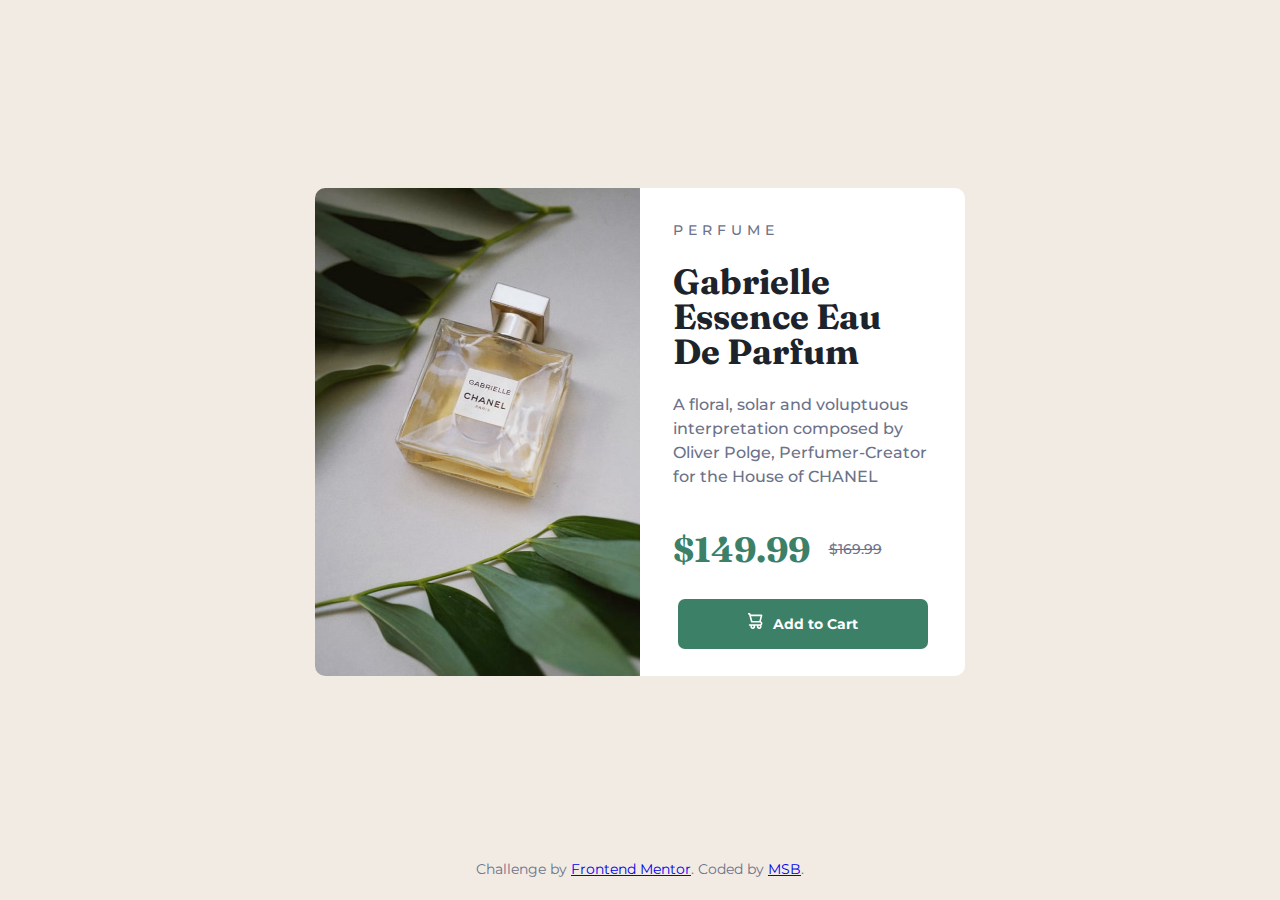
<file: index.html>
<!DOCTYPE html>
<html lang="en">
  <head>
    <meta charset="UTF-8" />
    <meta http-equiv="X-UA-Compatible" content="IE=edge" />
    <meta name="viewport" content="width=device-width, initial-scale=1.0" />
    <title>Frontend Mentor | Product preview card component</title>
    <link rel="stylesheet" href="css/styles.css" />
    <link
      rel="shortcut icon"
      href="images/favicon-32x32.png"
      type="image/x-icon"
    />
    <link rel="preconnect" href="https://fonts.googleapis.com" />
    <link rel="preconnect" href="https://fonts.gstatic.com" crossorigin />
    <link
      href="https://fonts.googleapis.com/css2?family=Fraunces:opsz,wght@9..144,400;9..144,700&family=Montserrat:wght@400;500;700&display=swap"
      rel="stylesheet"
    />
  </head>
  <body>
    <!-- ******************Product Div************** -->
    <div class="product">
      <!-- **image** -->
      <img src="images/image-product-desktop.jpg" alt="product-img" />

      <!-- **text** -->
      <div class="text">
        <p class="top-para">PERFUME</p>
        <h1 class="product-name">Gabrielle Essence Eau De Parfum</h1>
        <p>
          A floral, solar and voluptuous interpretation composed by Oliver
          Polge, Perfumer-Creator for the House of CHANEL
        </p>
        <h1 class="price-now">$149.99</h1>
        <p class="old-price">$169.99</p>
      </div>
      <!-- **button** -->
      <div>
        <a href="#" class="btn"
          ><svg width="15" height="16" xmlns="http://www.w3.org/2000/svg">
            <path
              d="M14.383 10.388a2.397 2.397 0 0 0-1.518-2.222l1.494-5.593a.8.8 0 0 0-.144-.695.8.8 0 0 0-.631-.28H2.637L2.373.591A.8.8 0 0 0 1.598 0H0v1.598h.983l1.982 7.4a.8.8 0 0 0 .799.59h8.222a.8.8 0 0 1 0 1.599H1.598a.8.8 0 1 0 0 1.598h.943a2.397 2.397 0 1 0 4.507 0h1.885a2.397 2.397 0 1 0 4.331-.376 2.397 2.397 0 0 0 1.12-2.021ZM11.26 7.99H4.395L3.068 3.196h9.477L11.26 7.991Zm-6.465 6.392a.8.8 0 1 1 0-1.598.8.8 0 0 1 0 1.598Zm6.393 0a.8.8 0 1 1 0-1.598.8.8 0 0 1 0 1.598Z"
              fill="#FFF"
            /></svg
          ><span class="button-text">Add to Cart</span></a
        >
      </div>
    </div>

    <div class="attribution">
      Challenge by
      <a
        href="https://www.frontendmentor.io?ref=challenge"
        target="_blank"
        rel="noopener"
        >Frontend Mentor</a
      >. Coded by
      <a
        href="https://github.com/Manobal-Singh-Bagady"
        target="_blank"
        rel="noopener"
        >MSB</a
      >.
    </div>
  </body>
</html>
</file>
<file: css/styles.css>
body {
  background-color: hsl(30, 38%, 92%);
  text-align: center;
  font-size: 14px;
  font-family: "Montserrat", sans-serif;
  color: hsl(228, 12%, 48%);
}

.product {
  margin: 180px auto;
  background-color: hsl(0, 0%, 100%);
  display: inline-block;
  border-radius: 10px;
  overflow: hidden;
  width: 650px;
}

img {
  width: 50%;
  float: left;
}

.text {
  padding: 18px;
  display: inline-block;
  width: 40%;
  text-align: left;
  margin-bottom: 0;
}

.top-para {
  color: hsl(228, 12%, 48%);
  font-size: 14px;
  letter-spacing: 5px;
}

h1 {
  font-family: "Fraunces", serif;
  font-weight: 700;
}

.product-name {
  color: hsl(212, 21%, 14%);
  font-size: 2.188rem;
  line-height: 1;
}

p {
  font-size: 16px;
  font-weight: 500;
  line-height: 1.5;
}

.price-now {
  font-size: 35px;
  color: hsl(158, 36%, 37%);
  display: inline-block;
  margin-right: 15px;
}

.old-price {
  font-size: 14px;
  text-decoration: line-through;
  display: inline-block;
  position: relative;
  bottom: 8px;
}

.button-text {
  margin-left: 10px;
}

.btn {
  -webkit-border-radius: 7;
  -moz-border-radius: 7;
  border-radius: 7px;
  font-family: "Montserrat", sans-serif;
  color: #ffffff;
  font-size: 14px;
  font-weight: 700;
  background: hsl(158, 36%, 37%);
  padding: 16px 70px 16px 70px;
  text-decoration: none;
}

.btn:hover {
  background: hsl(159, 70%, 16%);
  text-decoration: none;
}
</file>
